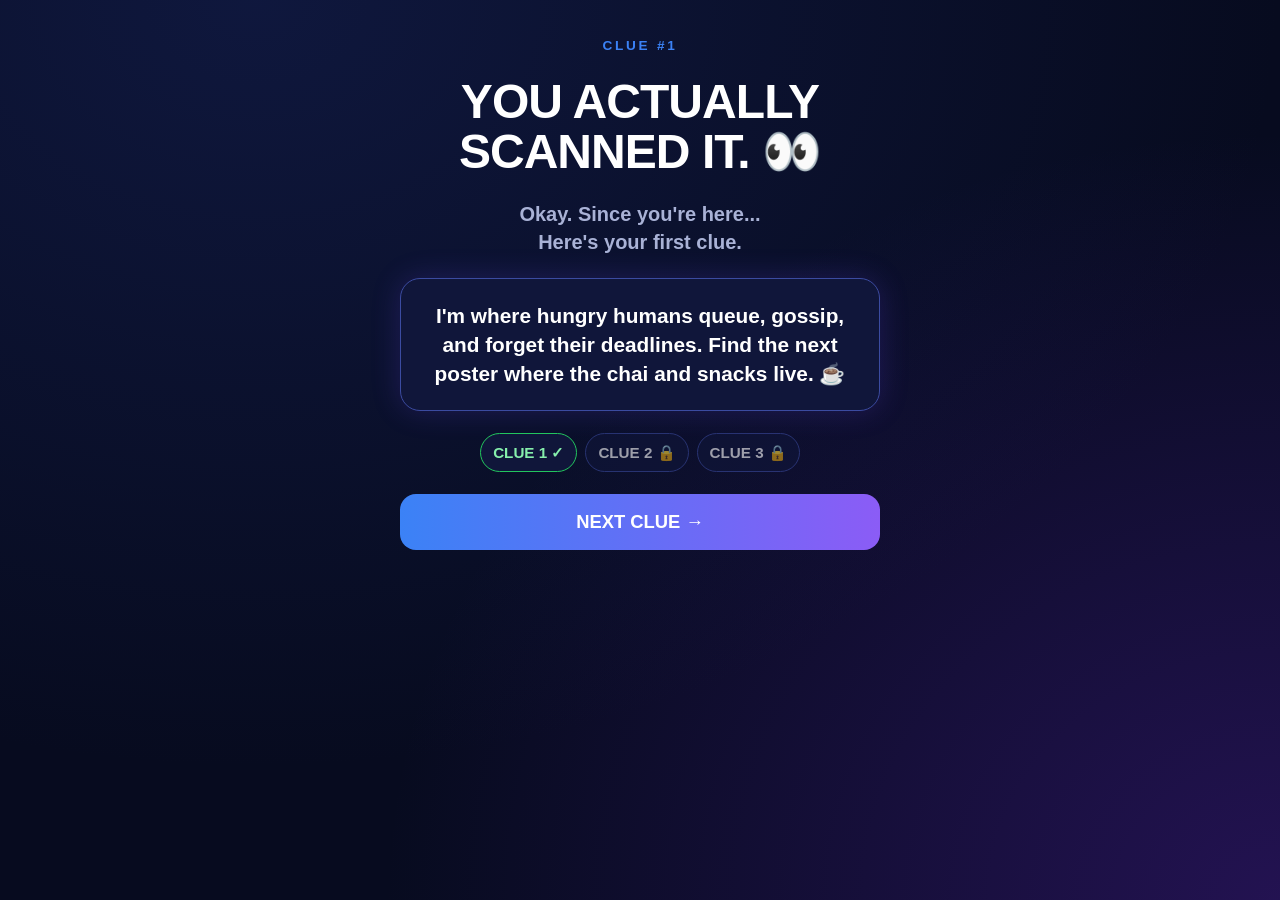
<file: poster1.html>
<!DOCTYPE html><html lang="en"><head><meta charset="utf-8"><meta name="viewport" content="width=device-width,initial-scale=1"><title>👀</title><link rel="stylesheet" href="style.css"><script src="config.js"></script></head><body><main class="wrap">
<div class="tag fade">CLUE #1</div>
<h1 class="fade" style="animation-delay:.2s">YOU ACTUALLY SCANNED IT. 👀</h1>
<p class="sub fade" style="animation-delay:.6s">Okay. Since you're here...<br>Here's your first clue.</p>
<div class="card fade" style="animation-delay:1s"><p class="clue" id="clue"></p></div>
<div class="prog fade" style="animation-delay:1.3s"><span class="ok">CLUE 1 ✓</span><span class="lock">CLUE 2 🔒</span><span class="lock">CLUE 3 🔒</span></div>
<button class="btn fade" style="animation-delay:1.5s" id="next">NEXT CLUE →</button>
<p class="msg" id="msg"></p></main>
<script>
document.getElementById('clue').textContent=CAMPAIGN_CONFIG.poster1Clue;
document.getElementById('next').onclick=function(){document.getElementById('msg').innerHTML="Nice try. 😭<br>You'll have to find the next poster yourself."};
</script></body></html>
</file>
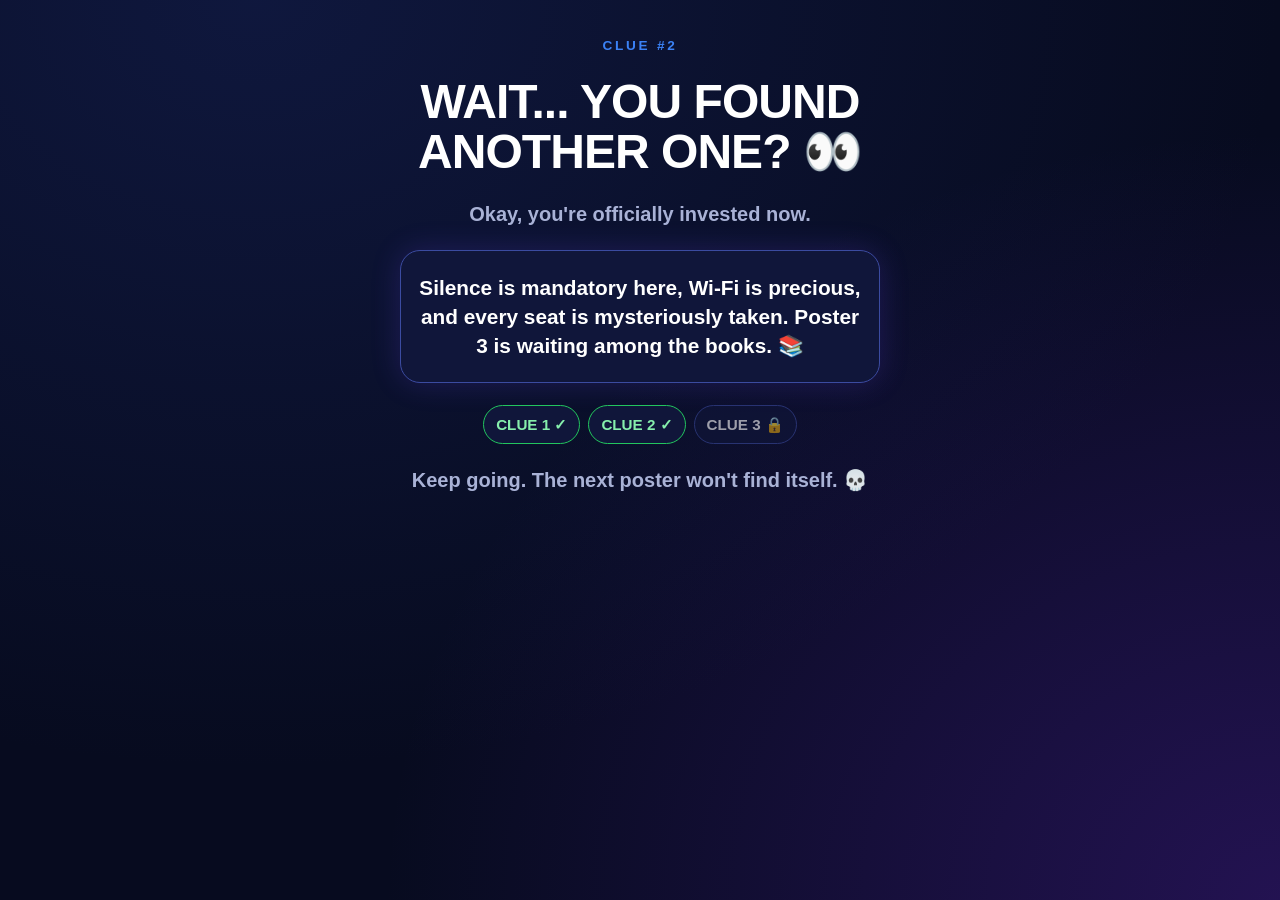
<file: poster2.html>
<!DOCTYPE html><html lang="en"><head><meta charset="utf-8"><meta name="viewport" content="width=device-width,initial-scale=1"><title>👀</title><link rel="stylesheet" href="style.css"><script src="config.js"></script></head><body><main class="wrap">
<div class="tag fade">CLUE #2</div>
<h1 class="fade" style="animation-delay:.2s">WAIT... YOU FOUND ANOTHER ONE? 👀</h1>
<p class="sub fade" style="animation-delay:.6s">Okay, you're officially invested now.</p>
<div class="card fade" style="animation-delay:1s"><p class="clue" id="clue"></p></div>
<div class="prog fade" style="animation-delay:1.3s"><span class="ok">CLUE 1 ✓</span><span class="ok">CLUE 2 ✓</span><span class="lock">CLUE 3 🔒</span></div>
<p class="sub fade" style="animation-delay:1.6s">Keep going. The next poster won't find itself. 💀</p></main>
<script>document.getElementById('clue').textContent=CAMPAIGN_CONFIG.poster2Clue;</script></body></html>
</file>
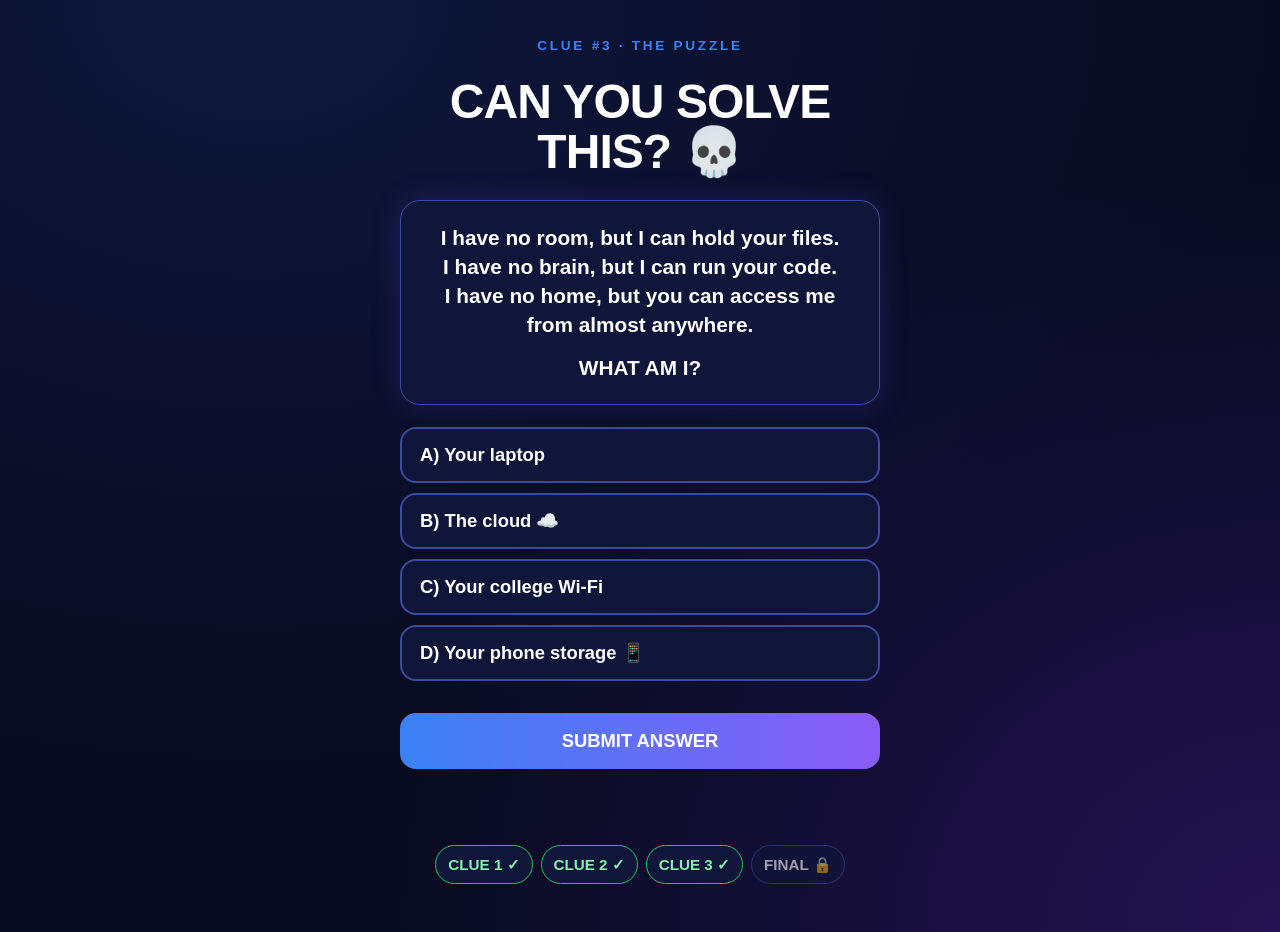
<file: poster3.html>
<!DOCTYPE html><html lang="en"><head><meta charset="utf-8"><meta name="viewport" content="width=device-width,initial-scale=1"><title>👀</title><link rel="stylesheet" href="style.css"><script src="config.js"></script></head><body><main class="wrap">
<div class="tag fade">CLUE #3 · THE PUZZLE</div>
<h1 class="fade" style="animation-delay:.2s">CAN YOU SOLVE THIS? 💀</h1>
<div class="card fade" style="animation-delay:.6s"><p class="clue" id="riddle"></p><p class="clue" style="margin-top:14px">WHAT AM I?</p></div>
<div class="fade" style="animation-delay:1s" id="opts"></div>
<button class="btn" id="go">SUBMIT ANSWER</button>
<p class="msg" id="msg"></p>
<div class="card" id="final" hidden><p class="clue" id="fclue"></p></div>
<div class="prog" id="prog" hidden><span class="ok">CLUE 1 ✓</span><span class="ok">CLUE 2 ✓</span><span class="ok">CLUE 3 ✓</span><span class="lock">FINAL 🔒</span></div></main>
<script>
const C=CAMPAIGN_CONFIG,L=['A','B','C','D'];let pick=-1;
const q=id=>document.getElementById(id);
q('riddle').innerHTML=C.riddle.join('<br>');
C.options.forEach((t,i)=>{const b=document.createElement('button');b.className='btn opt';b.textContent=L[i]+') '+t;
b.onclick=()=>{pick=i;document.querySelectorAll('.opt').forEach(x=>x.classList.remove('sel'));b.classList.add('sel');q('msg').textContent=''};q('opts').appendChild(b)});
q('go').onclick=()=>{
 if(pick<0){q('msg').textContent='Pick an option first. 👀';return}
 if(pick===C.correctIndex){q('msg').innerHTML='CORRECT. 👀☁️<br><span class="sub">You\'ve figured out the clue.<br>One final scan remains.</span>';
  q('fclue').textContent=C.poster3Clue;q('final').hidden=false;q('prog').hidden=false;q('go').disabled=true;
  document.querySelectorAll('.opt').forEach(x=>x.disabled=true)}
 else{q('msg').innerHTML='NOPE 😭<br><span class="sub">Think bigger.<br>Try again.</span>'}
};
</script></body></html>
</file>
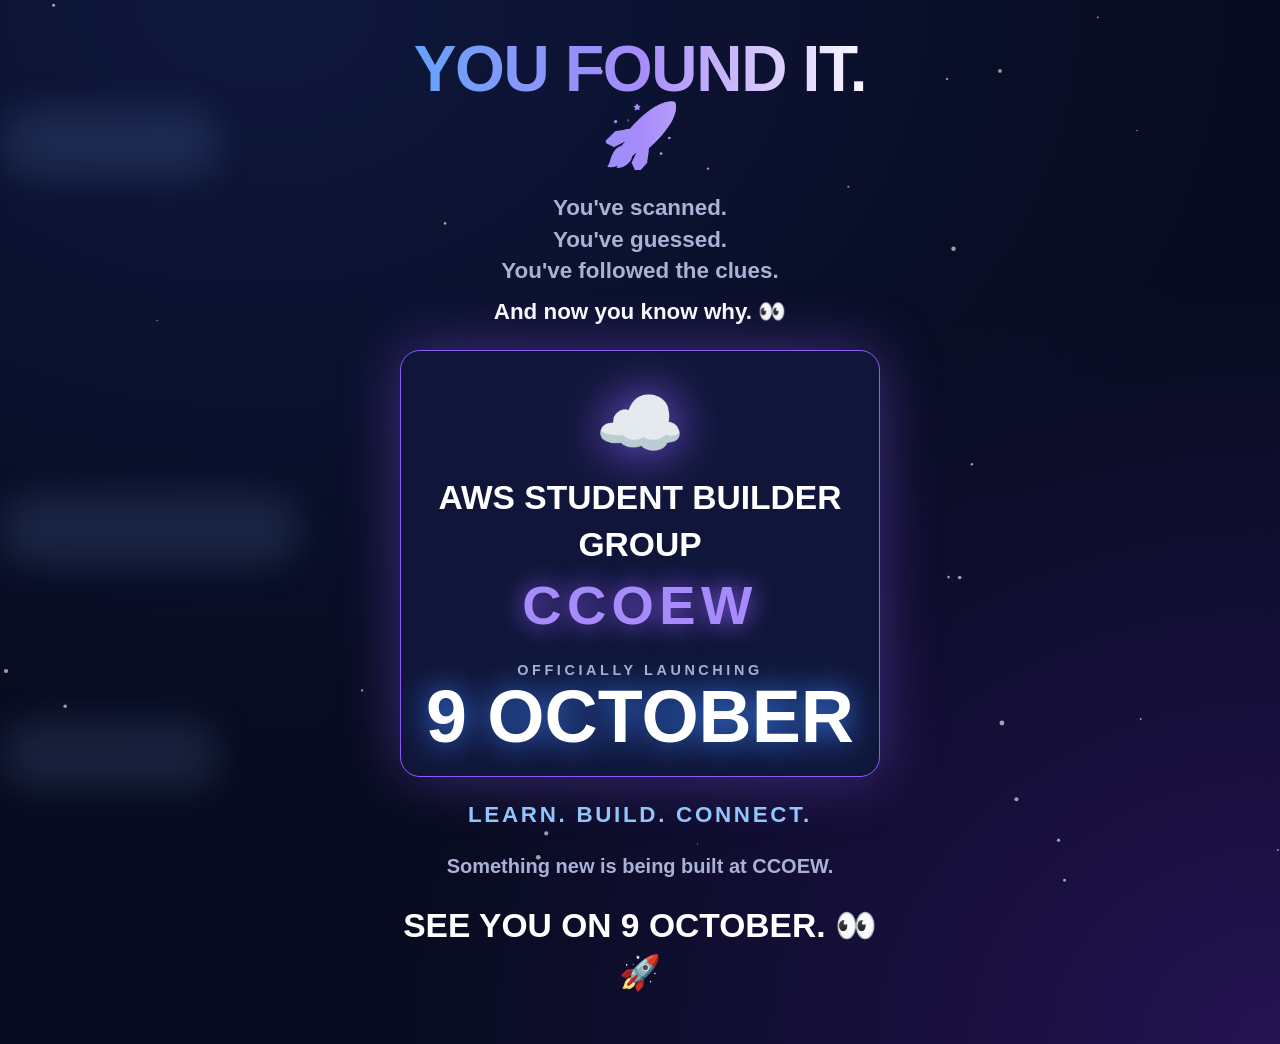
<file: poster4.html>
<!DOCTYPE html><html lang="en"><head><meta charset="utf-8"><meta name="viewport" content="width=device-width,initial-scale=1"><title>You found it 🚀</title><link rel="stylesheet" href="style.css"><script src="config.js"></script>
<style>
canvas#fx{position:fixed;inset:0;width:100%;height:100%;z-index:0;pointer-events:none}
.cloud{position:fixed;z-index:0;width:220px;height:70px;border-radius:70px;background:#8ab4ff22;filter:blur(18px);animation:fl 28s linear infinite}
.cloud:nth-child(2){top:55%;animation-duration:38s;animation-delay:-12s;width:300px}
.cloud:nth-child(3){top:80%;animation-duration:33s;animation-delay:-20s}
@keyframes fl{from{left:-320px}to{left:105%}}
.t1{font-size:clamp(2.6rem,14vw,4rem);background:linear-gradient(90deg,#60a5fa,#a78bfa,#fff);-webkit-background-clip:text;background-clip:text;-webkit-text-fill-color:transparent}
.lines p{font-size:1.4rem;font-weight:700;color:var(--muted)}.lines p.b{color:#fff;font-weight:900;margin-top:10px}
.big{font-size:4.5rem;animation:bob 3s ease-in-out infinite;filter:drop-shadow(0 0 25px #8b5cf6)}
@keyframes bob{50%{transform:translateY(-10px)}}
.ttl{font-size:clamp(1.5rem,7.5vw,2.1rem);font-weight:900}
.col{font-size:clamp(2.4rem,13vw,3.4rem);font-weight:900;letter-spacing:.1em;color:#a78bfa;text-shadow:0 0 25px #8b5cf6}
.lau{font-size:.9rem;letter-spacing:.25em;color:var(--muted);font-weight:800;margin-top:16px}
.date{font-size:clamp(3rem,16vw,4.6rem);font-weight:900;line-height:1;color:#fff;text-shadow:0 0 30px #3b82f6}
.glow{border-color:#8b5cf6;box-shadow:0 0 60px #8b5cf666}
.lb{font-size:1.4rem;font-weight:900;letter-spacing:.12em;color:#93c5fd}
</style></head><body>
<div class="cloud" style="top:12%"></div><div class="cloud"></div><div class="cloud"></div><canvas id="fx"></canvas>
<main class="wrap">
<h1 class="t1 fade" style="animation-delay:.2s">YOU FOUND IT. 🚀</h1>
<div class="lines">
<p class="fade" style="animation-delay:1.2s">You've scanned.</p><p class="fade" style="animation-delay:1.9s">You've guessed.</p>
<p class="fade" style="animation-delay:2.6s">You've followed the clues.</p><p class="b fade" style="animation-delay:3.4s">And now you know why. 👀</p></div>
<div class="card glow fade" style="animation-delay:4.4s">
<div class="big">☁️</div><div class="ttl" id="ttl"></div><div class="col" id="col"></div>
<div class="lau">OFFICIALLY LAUNCHING</div><div class="date" id="date"></div></div>
<div class="lb fade" style="animation-delay:5.4s">LEARN. BUILD. CONNECT.</div>
<p class="sub fade" style="animation-delay:6s" id="fr"></p>
<p class="ttl fade" style="animation-delay:6.6s" id="see"></p></main>
<script>
const C=CAMPAIGN_CONFIG,g=id=>document.getElementById(id);
g('ttl').textContent=C.finalTitle;g('col').textContent=C.college;g('date').textContent=C.launchDate.toUpperCase();
g('fr').textContent=C.finalReveal;g('see').textContent='SEE YOU ON '+C.launchDate.toUpperCase()+'. 👀🚀';
if(!matchMedia('(prefers-reduced-motion:reduce)').matches){
const c=g('fx'),x=c.getContext('2d');let W,H;
function rs(){W=c.width=innerWidth;H=c.height=innerHeight}rs();addEventListener('resize',rs);
const P=[...Array(35)].map(()=>({x:Math.random()*W,y:Math.random()*H,r:Math.random()*2+.5,v:Math.random()*.4+.1}));
let F=[];function burst(){for(let i=0;i<70;i++)F.push({x:W/2,y:H*.4,vx:(Math.random()-.5)*12,vy:Math.random()*-10-2,s:Math.random()*6+3,c:['#3b82f6','#8b5cf6','#fff','#22d3ee'][i%4],l:120})}
function d(){x.clearRect(0,0,W,H);x.fillStyle='#ffffff99';P.forEach(p=>{p.y-=p.v;if(p.y<0)p.y=H;x.beginPath();x.arc(p.x,p.y,p.r,0,7);x.fill()});
F=F.filter(f=>f.l-->0);F.forEach(f=>{f.x+=f.vx;f.y+=f.vy;f.vy+=.3;x.fillStyle=f.c;x.fillRect(f.x,f.y,f.s,f.s)});requestAnimationFrame(d)}
d();setTimeout(burst,4800);setTimeout(burst,6600);}
</script></body></html>
</file>
<file: style.css>
:root{--navy:#070b1f;--blue:#3b82f6;--purple:#8b5cf6;--muted:#a9b2d6}
*{box-sizing:border-box;margin:0;padding:0}
body{min-height:100vh;background:radial-gradient(80vmax 60vmax at 20% 0,#1b2a6b66,transparent),radial-gradient(70vmax 60vmax at 100% 100%,#5b21b655,transparent),var(--navy);color:#fff;font-family:-apple-system,"Segoe UI",Roboto,Arial,sans-serif;overflow-x:hidden;line-height:1.4}
.wrap{max-width:520px;margin:0 auto;padding:36px 20px 48px;display:flex;flex-direction:column;gap:22px;text-align:center;position:relative;z-index:1}
h1{font-size:clamp(2.1rem,10vw,3rem);font-weight:900;line-height:1.05;letter-spacing:-.02em}
.sub{font-size:1.25rem;color:var(--muted);font-weight:600}
.card{background:#10163a;border:1px solid #3b4ba0;border-radius:20px;padding:22px 18px;box-shadow:0 0 30px #6d4cff33}
.tag{font-size:.85rem;letter-spacing:.2em;color:var(--blue);font-weight:800}
.clue{font-size:1.3rem;font-weight:700}
.btn{display:block;width:100%;min-height:56px;padding:14px;border:0;border-radius:16px;font-size:1.15rem;font-weight:800;color:#fff;background:linear-gradient(90deg,var(--blue),var(--purple));cursor:pointer}
.btn:active{transform:scale(.98)}.btn:disabled{opacity:.4}
.prog{display:flex;gap:8px;justify-content:center;flex-wrap:wrap}
.prog span{padding:8px 12px;border-radius:999px;background:#10163a;border:1px solid #3b4ba0;font-weight:700;font-size:.95rem}
.prog .ok{border-color:#22c55e;color:#86efac}.prog .lock{opacity:.6}
.fade{opacity:0;transform:translateY(16px);animation:up .7s ease forwards}
@keyframes up{to{opacity:1;transform:none}}
.msg{font-size:1.3rem;font-weight:800;min-height:1.5em}
.opt{background:#10163a;border:2px solid #3b4ba0;margin-bottom:10px;text-align:left;padding-left:18px}
.opt.sel{border-color:var(--purple);background:#2a1f5c}
@media(prefers-reduced-motion:reduce){.fade{animation:none;opacity:1;transform:none}}
</file>
